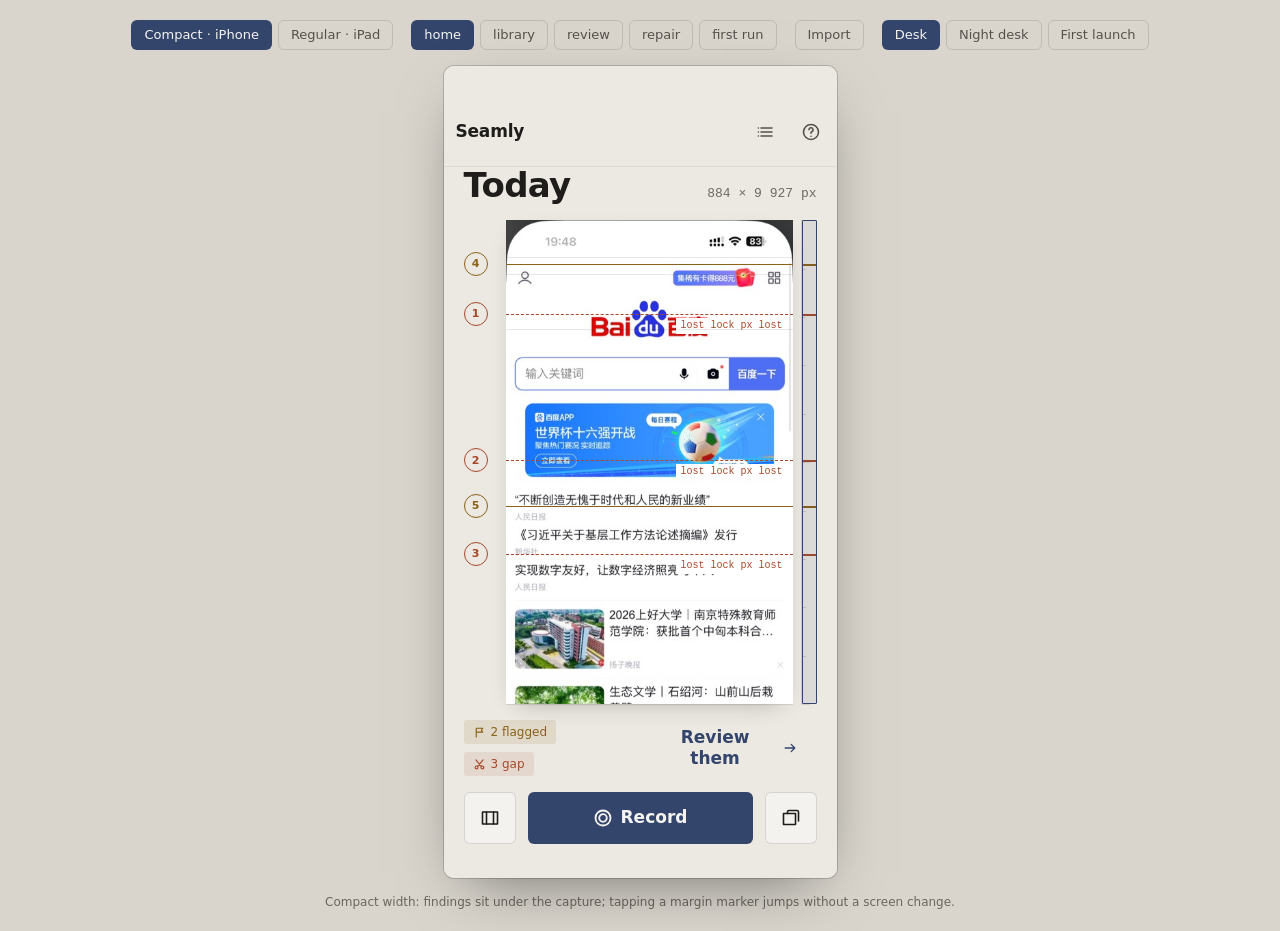
<file: design-system/ui_kits/seamly-ios/index.html>
<!-- @dsCard group="Seamly iOS" viewport="1100x900" name="Seamly for iPhone & iPad" subtitle="The whole app, click-through, with a size-class switcher for the compact and regular answers." -->
<!DOCTYPE html><html data-theme="light"><head><meta charset="utf-8">
<title>Seamly — iOS UI kit</title>
<link rel="stylesheet" href="../../styles.css">
<style>html,body{margin:0;background:#d9d5cd}
#boot{padding:24px;font:14px/1.5 -apple-system,system-ui,sans-serif;color:#6b665e}</style>
<!-- Everything is local: no CDN, no in-browser Babel. React is vendored and the
     screens are precompiled to kit.js, so the kit renders with no network. -->
<script src="vendor/react.js"></script>
<script src="vendor/react-dom.js"></script>
<!-- Our OWN component bundle. We deliberately do NOT load ../../_ds_bundle.js:
     the app regenerates that file on every self-check, and its React binding was
     evaluating to null at load time, throwing before our kit ever ran. This file
     is ours, so the kit cannot be broken by a rebuild we do not control. -->
<script src="components.js"></script>
<script src="data.js"></script>
</head>
<body>
<div id="root"><div id="boot">Loading the kit…</div></div>
<script src="kit.js"></script>
<script>
/* Mounting lives HERE, not in App.jsx. The app rebuilds _ds_bundle.js from the
   .jsx sources — including this kit's — and that bundle loads in <head>, before
   #root exists. A top-level createRoot there threw React #299 and left the page
   blank. Keeping the mount in the page means it can only run once the element is
   real, whatever the app decides to bundle. */
(function () {
  function mount() {
    var el = document.getElementById("root");
    if (!el || el.__seamlyMounted) return;
    if (!window.App || !window.ReactDOM) { window.__kitError = "App or ReactDOM missing"; return; }
    el.__seamlyMounted = true;
    try { window.ReactDOM.createRoot(el).render(window.React.createElement(window.App)); }
    catch (e) { window.__kitError = "render threw: " + ((e && (e.stack || e.message)) || e); }
  }
  if (document.readyState === "loading") document.addEventListener("DOMContentLoaded", mount);
  else mount();
  window.addEventListener("error", function (ev) {
    window.__kitError = window.__kitError ||
      ("error: " + (ev.message || "") + " @ " + String(ev.filename || "").split("/").pop() + ":" + (ev.lineno || "?"));
  });
})();
</script>
<script>
/* Persistent diagnostic strip, OUTSIDE #root so React cannot replace it. It
   reports what the page actually sees. Remove once the kit is confirmed good. */
setTimeout(function () {
  var d = document, root = d.getElementById("root");
  var probe = getComputedStyle(d.body).getPropertyValue("--paper").trim();
  var ns = window.SeamlyKit || window.SeamlyApp_f9e883 || window.SeamlyPaper;
  var lines = [
    "styles.css  : " + (probe ? "loaded (--paper " + probe + ")" : "NOT LOADED — tokens undefined"),
    "React       : " + (window.React ? "v" + window.React.version : "MISSING"),
    "ReactDOM    : " + (window.ReactDOM ? "ok" : "MISSING"),
    "bundle      : " + (ns ? Object.keys(ns).length + " exports" : "MISSING"),
    "sample data : " + (window.CAPTURES ? window.CAPTURES.length + " captures" : "MISSING"),
    "screens     : " + ["HomeScreen","LibraryScreen","ReviewScreen","RepairQueue","ExportSheet","ImportSheet","FirstRun"]
        .filter(function (n) { return typeof window[n] === "function"; }).length + "/7",
    "#root nodes : " + (root ? root.children.length : "no #root"),
    "buttons     : " + d.querySelectorAll("button").length,
    "error       : " + (window.__kitError || "none reported")
  ];
  /* Only surface this when something is actually wrong — a healthy kit shows
     nothing. Keeps the diagnostic without it becoming furniture. */
  var healthy = !window.__kitError && root && root.children.length > 0 &&
                d.querySelectorAll("button").length > 0 && ns;
  if (healthy) return;
  var el = d.createElement("pre");
  el.style.cssText = "position:fixed;left:0;right:0;bottom:0;margin:0;z-index:99999;" +
    "background:#14110e;color:#e8e2d8;font:11px/1.5 ui-monospace,Menlo,monospace;" +
    "padding:10px 12px;white-space:pre;overflow:auto;max-height:45%;" +
    "border-top:2px solid #a8781e";
  el.textContent = "SEAMLY KIT DIAGNOSTIC\n" + lines.join("\n");
  d.body.appendChild(el);
}, 600);
</script>
</body></html>
</file>
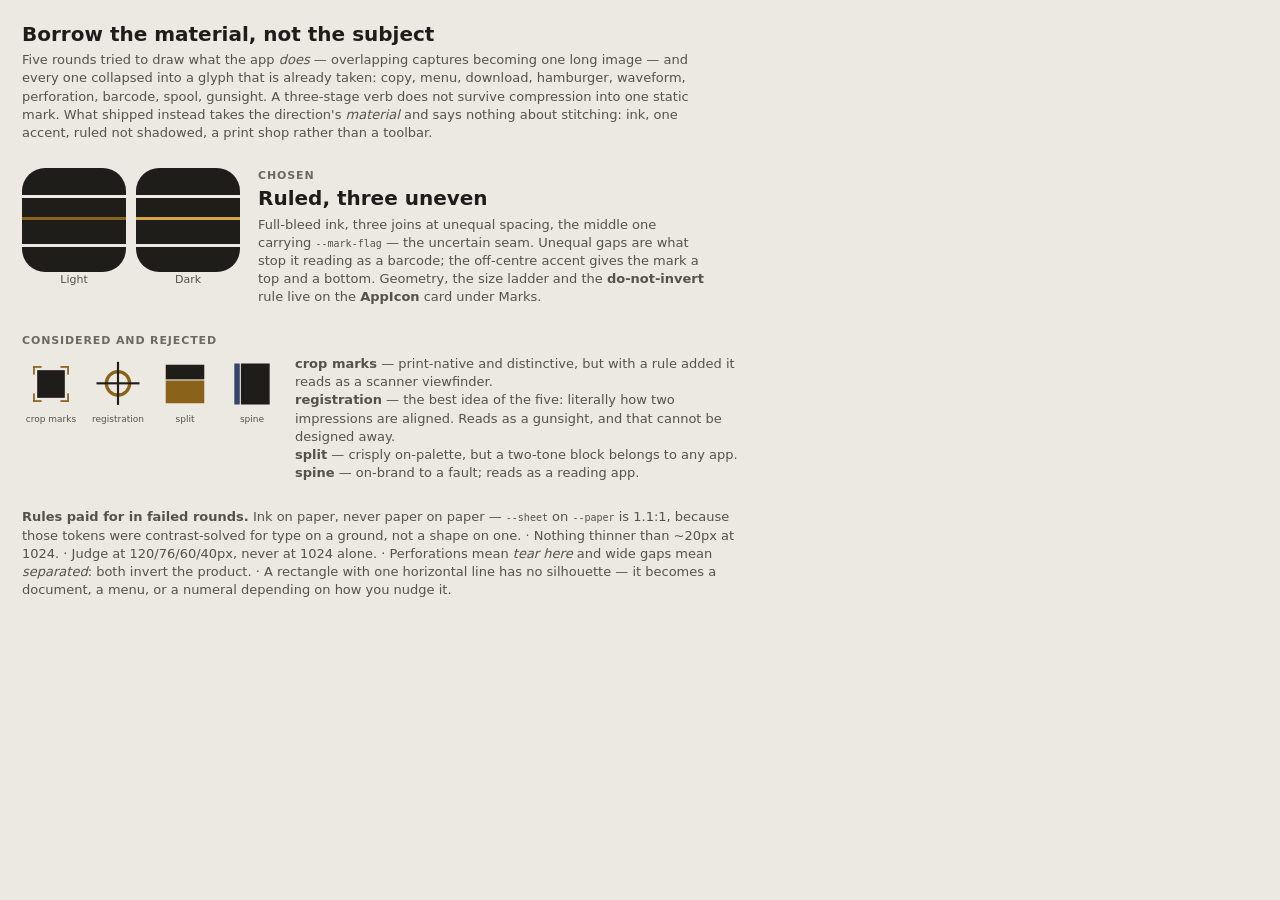
<file: design-system/guidelines/app-icon.card.html>
<!-- @dsCard group="Brand" viewport="760x580" name="How the icon was chosen" subtitle="Ruled, three uneven. Five rounds of drawing what the app does, and why none of them worked." -->
<!DOCTYPE html><html><head><meta charset="utf-8"><link rel="stylesheet" href="../styles.css"><style>
html,body{margin:0}
body{width:760px;height:580px;overflow:hidden;padding:22px;background:var(--paper);color:var(--ink)}
.lbl{font:var(--type-caps);text-transform:uppercase;letter-spacing:var(--tracking-caps);color:var(--ink-faint)}
.note{font:var(--type-footnote);color:var(--ink-muted);line-height:1.4}
.rule{height:1px;background:var(--rule)}
.tile{border-radius:22.37%;overflow:hidden;flex:none;line-height:0}
.cell{display:flex;flex-direction:column;align-items:center;gap:5}
</style></head><body>
<div style="display:flex;flex-direction:column;gap:13px;height:100%">

  <div>
    <div style="font:var(--type-title3)">Borrow the material, not the subject</div>
    <div class="note" style="max-width:82ch;margin-top:4px">
    Five rounds tried to draw what the app <em>does</em> — overlapping captures becoming one
    long image — and every one collapsed into a glyph that is already taken: copy, menu,
    download, hamburger, waveform, perforation, barcode, spool, gunsight. A three-stage verb
    does not survive compression into one static mark. What shipped instead takes the
    direction's <em>material</em> and says nothing about stitching: ink, one accent, ruled
    not shadowed, a print shop rather than a toolbar.</div>
  </div>

  <div class="rule"></div>

  <div style="display:flex;gap:18px;align-items:flex-start">
    <div style="display:flex;gap:10px">
      <div class="cell"><div class="tile" style="width:104px;height:104px">
        <svg viewBox="0 0 100 100" width="104" height="104" shape-rendering="crispEdges">
          <rect width="100" height="100" fill="#1f1d1a"/>
          <rect y="26" width="100" height="2.8" fill="#ece9e3"/>
          <rect y="47" width="100" height="2.8" fill="#8a6219"/>
          <rect y="73" width="100" height="2.8" fill="#ece9e3"/></svg></div>
        <div class="note" style="font-size:11px">Light</div></div>
      <div class="cell"><div class="tile" style="width:104px;height:104px">
        <svg viewBox="0 0 100 100" width="104" height="104" shape-rendering="crispEdges">
          <rect width="100" height="100" fill="#1f1d1a"/>
          <rect y="26" width="100" height="2.8" fill="#ece9e3"/>
          <rect y="47" width="100" height="2.8" fill="#d9a544"/>
          <rect y="73" width="100" height="2.8" fill="#ece9e3"/></svg></div>
        <div class="note" style="font-size:11px">Dark</div></div>
    </div>
    <div style="flex:1">
      <div class="lbl">Chosen</div>
      <div style="font:var(--type-title3);margin-top:2px">Ruled, three uneven</div>
      <div class="note" style="margin-top:5px;max-width:54ch">
      Full-bleed ink, three joins at unequal spacing, the middle one carrying
      <code style="font:var(--type-mono);font-size:10px">--mark-flag</code> — the uncertain
      seam. Unequal gaps are what stop it reading as a barcode; the off-centre accent gives
      the mark a top and a bottom. Geometry, the size ladder and the
      <b>do-not-invert</b> rule live on the <b>AppIcon</b> card under Marks.</div>
    </div>
  </div>

  <div class="rule"></div>

  <div>
    <div class="lbl" style="margin-bottom:7px">Considered and rejected</div>
    <div style="display:flex;gap:14px;align-items:flex-start">
      <div style="display:flex;gap:9px;flex:none">
        <div class="cell"><div class="tile" style="width:58px;height:58px"><svg viewBox="0 0 100 100" width="58" height="58">
          <rect width="100" height="100" fill="#ece9e3"/>
          <rect x="26.17" y="26.17" width="47.66" height="47.66" fill="#1f1d1a"/>
          <g fill="#8a6219">
            <rect x="19.14" y="19.14" width="14.65" height="2.93"/><rect x="19.14" y="19.14" width="2.93" height="14.65"/>
            <rect x="66.21" y="19.14" width="14.65" height="2.93"/><rect x="77.93" y="19.14" width="2.93" height="14.65"/>
            <rect x="19.14" y="77.93" width="14.65" height="2.93"/><rect x="19.14" y="66.21" width="2.93" height="14.65"/>
            <rect x="66.21" y="77.93" width="14.65" height="2.93"/><rect x="77.93" y="66.21" width="2.93" height="14.65"/>
          </g></svg></div><div class="note" style="font-size:9px">crop marks</div></div>
        <div class="cell"><div class="tile" style="width:58px;height:58px"><svg viewBox="0 0 100 100" width="58" height="58">
          <rect width="100" height="100" fill="#ece9e3"/>
          <circle cx="50" cy="48.83" r="20.12" fill="none" stroke="#8a6219" stroke-width="5.66"/>
          <rect x="12.89" y="46.97" width="74.22" height="3.71" fill="#1f1d1a"/>
          <rect x="48.14" y="11.72" width="3.71" height="74.22" fill="#1f1d1a"/></svg></div>
          <div class="note" style="font-size:9px">registration</div></div>
        <div class="cell"><div class="tile" style="width:58px;height:58px"><svg viewBox="0 0 100 100" width="58" height="58">
          <rect width="100" height="100" fill="#ece9e3"/>
          <rect x="16.8" y="16.8" width="66.41" height="25.23" fill="#1f1d1a"/>
          <rect x="16.8" y="43.98" width="66.41" height="39.22" fill="#8a6219"/></svg></div>
          <div class="note" style="font-size:9px">split</div></div>
        <div class="cell"><div class="tile" style="width:58px;height:58px"><svg viewBox="0 0 100 100" width="58" height="58">
          <rect width="100" height="100" fill="#ece9e3"/>
          <rect x="30.86" y="14.65" width="49.61" height="70.7" fill="#1f1d1a"/>
          <rect x="19.53" y="14.65" width="9.38" height="70.7" fill="#33456b"/></svg></div>
          <div class="note" style="font-size:9px">spine</div></div>
      </div>
      <div class="note" style="flex:1">
        <b>crop marks</b> — print-native and distinctive, but with a rule added it reads as a
        scanner viewfinder.<br>
        <b>registration</b> — the best idea of the five: literally how two impressions are
        aligned. Reads as a gunsight, and that cannot be designed away.<br>
        <b>split</b> — crisply on-palette, but a two-tone block belongs to any app.<br>
        <b>spine</b> — on-brand to a fault; reads as a reading app.
      </div>
    </div>
  </div>

  <div class="rule"></div>

  <div class="note">
    <b>Rules paid for in failed rounds.</b>
    Ink on paper, never paper on paper —
    <code style="font:var(--type-mono);font-size:10px">--sheet</code> on
    <code style="font:var(--type-mono);font-size:10px">--paper</code> is 1.1:1, because those
    tokens were contrast-solved for type on a ground, not a shape on one. ·
    Nothing thinner than ~20px at 1024. · Judge at 120/76/60/40px, never at 1024 alone. ·
    Perforations mean <em>tear here</em> and wide gaps mean <em>separated</em>: both invert
    the product. · A rectangle with one horizontal line has no silhouette — it becomes a
    document, a menu, or a numeral depending on how you nudge it.
  </div>

</div></body></html>
</file>
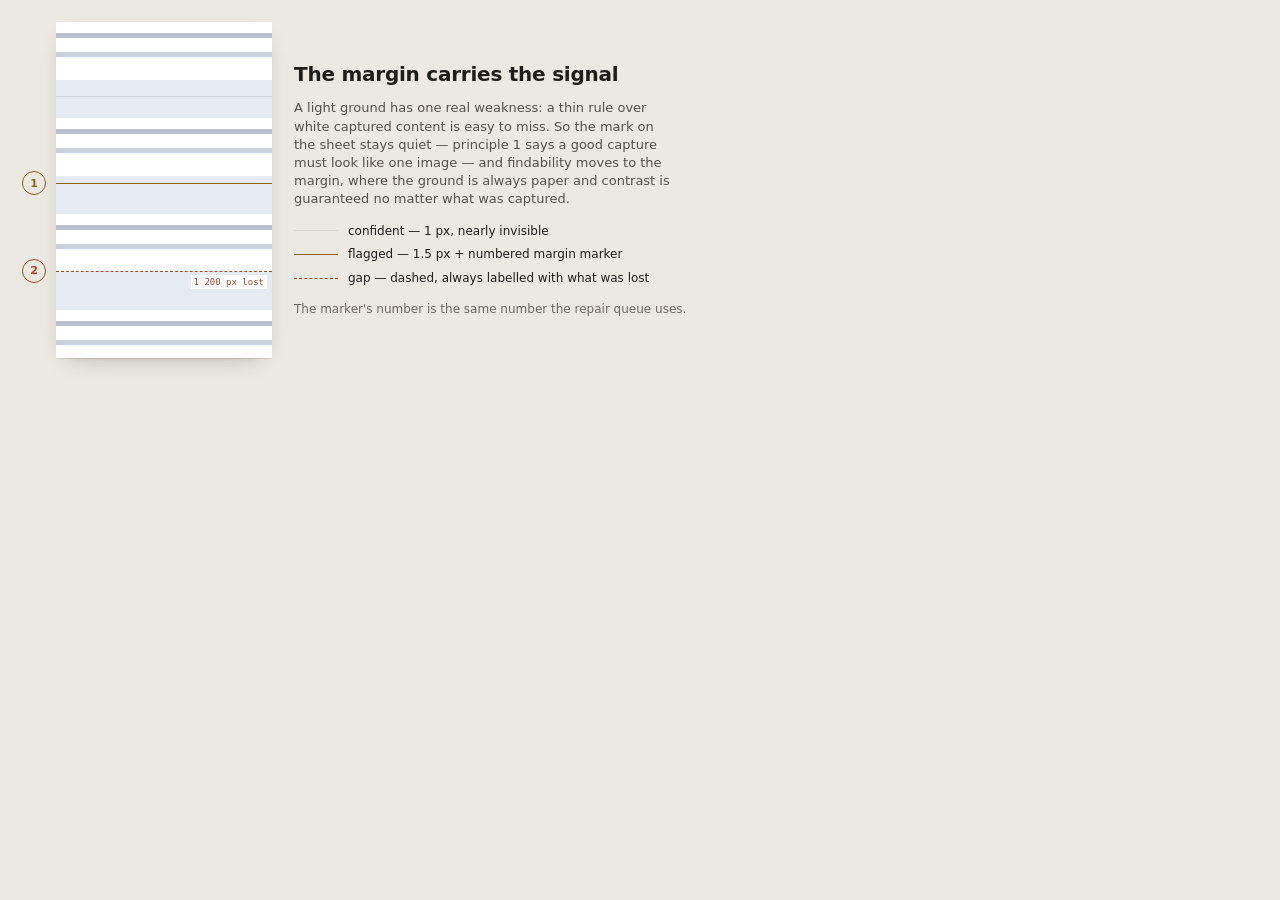
<file: design-system/guidelines/marks.card.html>
<!-- @dsCard group="Foundations" viewport="760x380" name="How doubt is drawn" subtitle="The load-bearing rule of this direction: signal lives in the margin, never only on the image." -->
<!DOCTYPE html><html><head><meta charset="utf-8"><link rel="stylesheet" href="../styles.css"><style>html,body{margin:0}body{width:760px;height:380px;overflow:hidden;padding:22px;background:var(--paper);color:var(--ink)}.lbl{font:var(--type-caps);text-transform:uppercase;letter-spacing:var(--tracking-caps);color:var(--ink-faint)}</style></head><body>
<div style="display:flex;gap:22px;height:100%">
  <div style="position:relative;width:250px;flex:none;padding-left:34px">
    <div style="position:absolute;left:34px;right:0;top:0;bottom:0;background:var(--sheet);
      box-shadow:var(--lift-sheet)">
      <div style="position:absolute;inset:0;background:repeating-linear-gradient(180deg,#fff 0 11px,#b9c3d0 11px 16px,#fff 16px 30px,#c8d1dc 30px 35px,#fff 35px 58px,#e6ebf1 58px 96px)"></div>
      <div style="position:absolute;left:0;right:0;top:22%;border-top:1px solid var(--seam-confident)"></div>
      <div style="position:absolute;left:0;right:0;top:48%;border-top:1.5px solid var(--seam-flag)"></div>
      <div style="position:absolute;left:0;right:0;top:74%;border-top:1.5px dashed var(--seam-gap)">
        <span style="position:absolute;right:5px;top:3px;font:var(--type-mono);font-size:9px;
          color:var(--mark-gap);background:var(--sheet);padding:1px 3px">1 200 px lost</span></div>
    </div>
    <div style="position:absolute;left:0;top:48%;width:24px;height:24px;margin-top:-12px;
      border-radius:999px;border:1.5px solid var(--mark-flag);color:var(--mark-flag);
      background:var(--paper);display:grid;place-items:center;font:var(--type-caps)">1</div>
    <div style="position:absolute;left:0;top:74%;width:24px;height:24px;margin-top:-12px;
      border-radius:999px;border:1.5px solid var(--mark-gap);color:var(--mark-gap);
      background:var(--paper);display:grid;place-items:center;font:var(--type-caps)">2</div>
  </div>
  <div style="display:flex;flex-direction:column;gap:12px;justify-content:center">
    <div style="font:var(--type-title3);letter-spacing:var(--tracking-title)">The margin carries the signal</div>
    <div style="font:var(--type-footnote);color:var(--ink-muted);max-width:46ch;text-wrap:pretty">
      A light ground has one real weakness: a thin rule over white captured content is easy to
      miss. So the mark on the sheet stays quiet — principle 1 says a good capture must look like
      one image — and findability moves to the margin, where the ground is always paper and
      contrast is guaranteed no matter what was captured.</div>
    <div style="display:grid;gap:7px;margin-top:2px">
      <div style="display:flex;gap:10px;align-items:center"><span style="width:44px;border-top:1px solid var(--seam-confident)"></span>
        <span style="font:var(--type-caption)">confident — 1 px, nearly invisible</span></div>
      <div style="display:flex;gap:10px;align-items:center"><span style="width:44px;border-top:1.5px solid var(--seam-flag)"></span>
        <span style="font:var(--type-caption)">flagged — 1.5 px + numbered margin marker</span></div>
      <div style="display:flex;gap:10px;align-items:center"><span style="width:44px;border-top:1.5px dashed var(--seam-gap)"></span>
        <span style="font:var(--type-caption)">gap — dashed, always labelled with what was lost</span></div>
    </div>
    <div style="font:var(--type-caption);color:var(--ink-faint);margin-top:2px">
      The marker's number is the same number the repair queue uses.</div>
  </div>
</div></body></html>
</file>
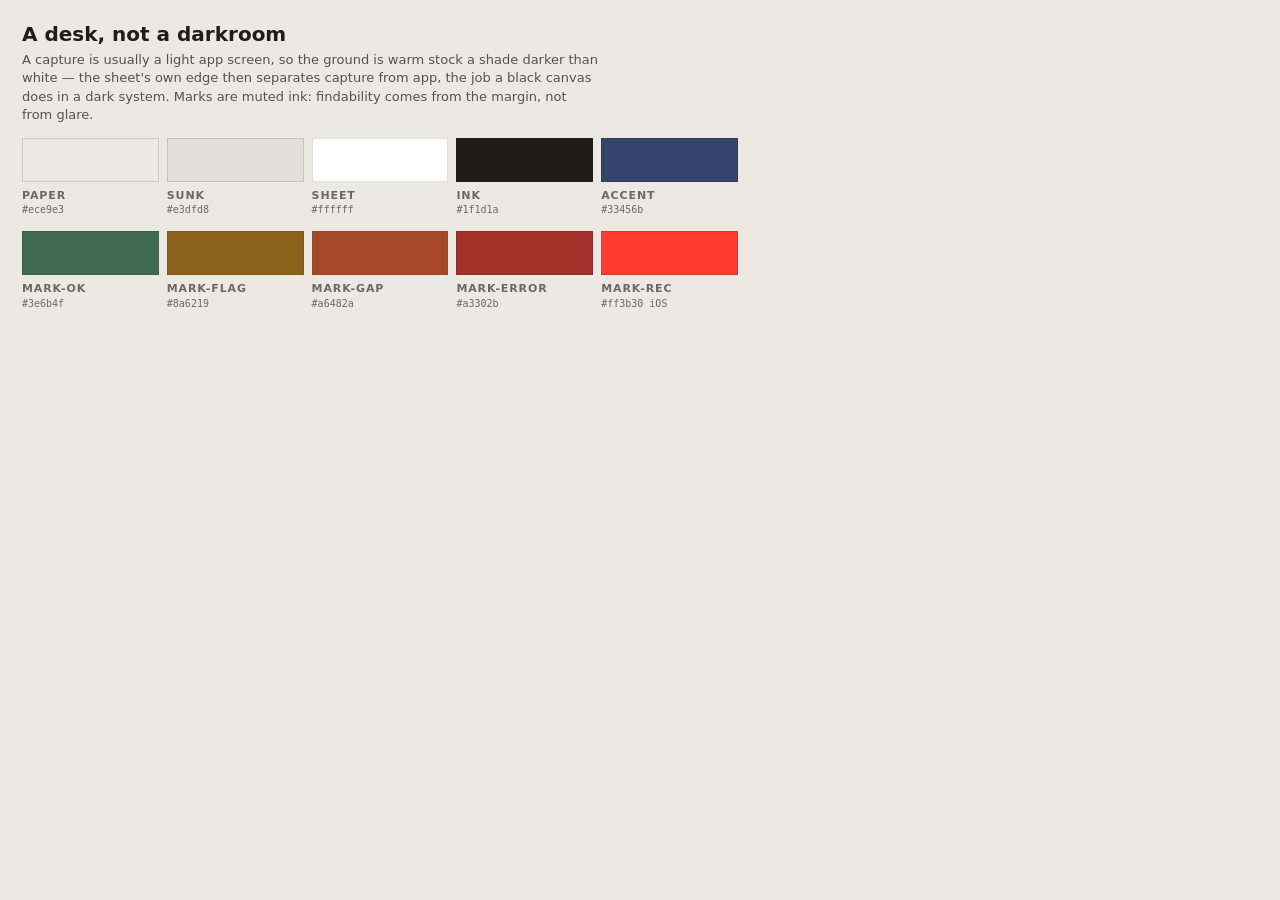
<file: design-system/guidelines/palette.card.html>
<!-- @dsCard group="Foundations" viewport="760x300" name="Palette" subtitle="Warm stock, cool ink, one accent, four muted marks. Chosen for the concept — not sampled from an icon." -->
<!DOCTYPE html><html><head><meta charset="utf-8"><link rel="stylesheet" href="../styles.css"><style>html,body{margin:0}body{width:760px;height:300px;overflow:hidden;padding:22px;background:var(--paper);color:var(--ink)}.lbl{font:var(--type-caps);text-transform:uppercase;letter-spacing:var(--tracking-caps);color:var(--ink-faint)}</style></head><body>
<div style="display:flex;flex-direction:column;gap:14px;height:100%">
  <div><div style="font:var(--type-title3)">A desk, not a darkroom</div>
    <div style="font:var(--type-footnote);color:var(--ink-muted);max-width:70ch;margin-top:4px">
    A capture is usually a light app screen, so the ground is warm stock a shade darker than
    white — the sheet's own edge then separates capture from app, the job a black canvas does
    in a dark system. Marks are muted ink: findability comes from the margin, not from glare.</div></div>
  <div style="display:flex;gap:8px">
    <div style="flex:1"><div style="height:44px;background:var(--paper);border:1px solid var(--rule)"></div><div class="lbl" style="margin-top:6px">paper</div><div style="font:var(--type-mono);font-size:10px;color:var(--ink-faint)">#ece9e3</div></div><div style="flex:1"><div style="height:44px;background:var(--paper-sunk);border:1px solid var(--rule)"></div><div class="lbl" style="margin-top:6px">sunk</div><div style="font:var(--type-mono);font-size:10px;color:var(--ink-faint)">#e3dfd8</div></div>
    <div style="flex:1"><div style="height:44px;background:var(--sheet);border:1px solid var(--rule)"></div><div class="lbl" style="margin-top:6px">sheet</div><div style="font:var(--type-mono);font-size:10px;color:var(--ink-faint)">#ffffff</div></div><div style="flex:1"><div style="height:44px;background:var(--ink);border:1px solid var(--rule)"></div><div class="lbl" style="margin-top:6px">ink</div><div style="font:var(--type-mono);font-size:10px;color:var(--ink-faint)">#1f1d1a</div></div>
    <div style="flex:1"><div style="height:44px;background:var(--accent);border:1px solid var(--rule)"></div><div class="lbl" style="margin-top:6px">accent</div><div style="font:var(--type-mono);font-size:10px;color:var(--ink-faint)">#33456b</div></div></div>
  <div style="display:flex;gap:8px">
    <div style="flex:1"><div style="height:44px;background:var(--mark-ok);border:1px solid var(--rule)"></div><div class="lbl" style="margin-top:6px">mark-ok</div><div style="font:var(--type-mono);font-size:10px;color:var(--ink-faint)">#3e6b4f</div></div><div style="flex:1"><div style="height:44px;background:var(--mark-flag);border:1px solid var(--rule)"></div><div class="lbl" style="margin-top:6px">mark-flag</div><div style="font:var(--type-mono);font-size:10px;color:var(--ink-faint)">#8a6219</div></div>
    <div style="flex:1"><div style="height:44px;background:var(--mark-gap);border:1px solid var(--rule)"></div><div class="lbl" style="margin-top:6px">mark-gap</div><div style="font:var(--type-mono);font-size:10px;color:var(--ink-faint)">#a6482a</div></div><div style="flex:1"><div style="height:44px;background:var(--mark-error);border:1px solid var(--rule)"></div><div class="lbl" style="margin-top:6px">mark-error</div><div style="font:var(--type-mono);font-size:10px;color:var(--ink-faint)">#a3302b</div></div>
    <div style="flex:1"><div style="height:44px;background:var(--mark-rec);border:1px solid var(--rule)"></div><div class="lbl" style="margin-top:6px">mark-rec</div><div style="font:var(--type-mono);font-size:10px;color:var(--ink-faint)">#ff3b30 iOS</div></div></div>
</div></body></html>
</file>
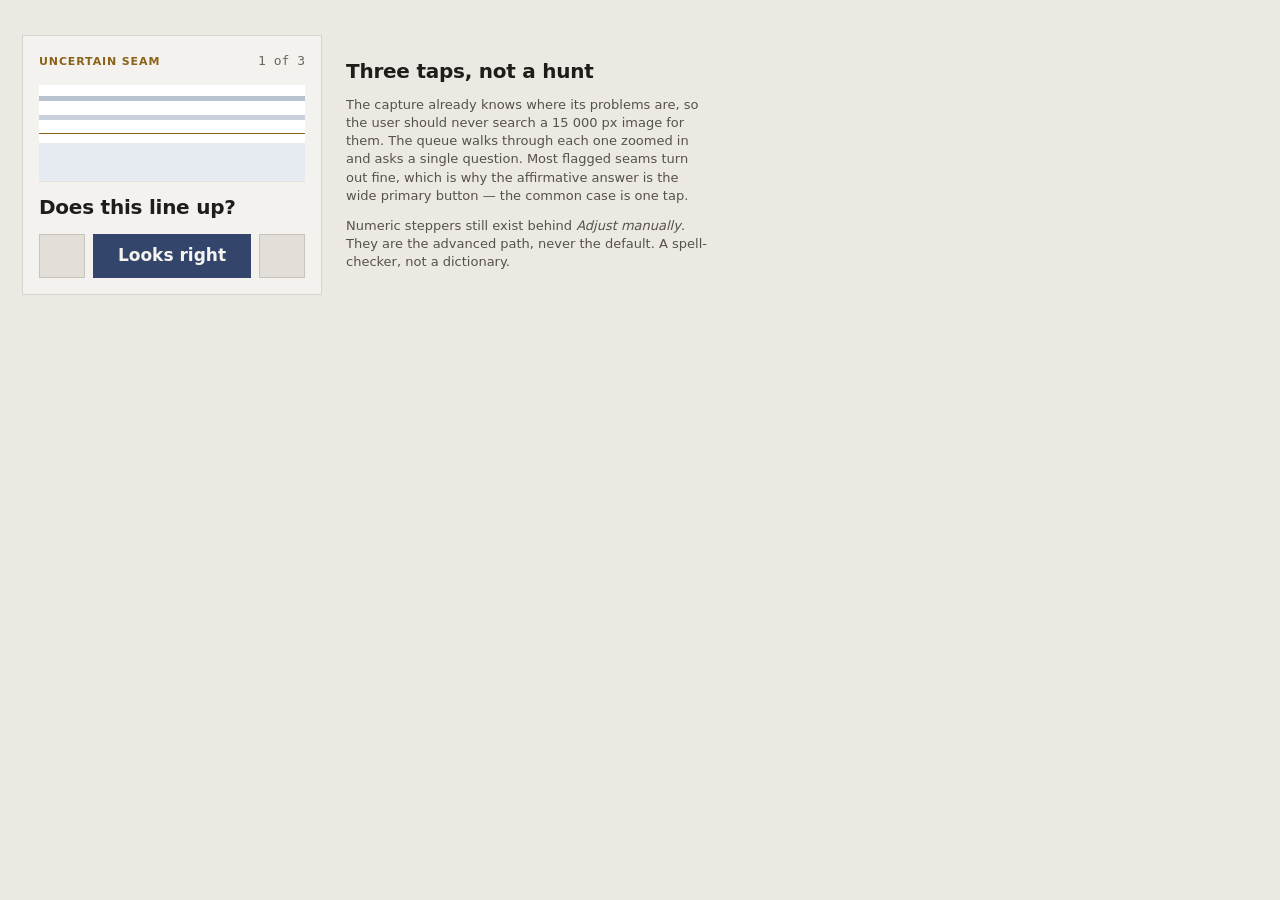
<file: design-system/guidelines/repair-queue.card.html>
<!-- @dsCard group="Foundations" viewport="760x330" name="Repair is a queue" subtitle="One question at a time, zoomed to the problem. Not a form the user scans for the control that matters." -->
<!DOCTYPE html><html><head><meta charset="utf-8"><link rel="stylesheet" href="../styles.css"><style>html,body{margin:0}body{width:760px;height:330px;overflow:hidden;padding:22px;background:var(--paper);color:var(--ink)}.lbl{font:var(--type-caps);text-transform:uppercase;letter-spacing:var(--tracking-caps);color:var(--ink-faint)}</style></head><body>
<div style="display:flex;gap:24px;height:100%;align-items:center">
  <div style="width:300px;flex:none;background:var(--paper-raised);border:1px solid var(--rule);
    padding:16px;display:flex;flex-direction:column;gap:14px">
    <div style="display:flex;justify-content:space-between;align-items:baseline">
      <span class="lbl" style="color:var(--mark-flag)">Uncertain seam</span>
      <span style="font:var(--type-mono);color:var(--ink-faint)">1 of 3</span></div>
    <div style="height:96px;background:var(--sheet);box-shadow:var(--lift-card);position:relative;overflow:hidden">
      <div style="position:absolute;inset:0;background:repeating-linear-gradient(180deg,#fff 0 11px,#b9c3d0 11px 16px,#fff 16px 30px,#c8d1dc 30px 35px,#fff 35px 58px,#e6ebf1 58px 96px)"></div>
      <div style="position:absolute;left:0;right:0;top:50%;border-top:1.5px solid var(--seam-flag)"></div></div>
    <div style="font:var(--type-title3);letter-spacing:var(--tracking-title)">Does this line up?</div>
    <div style="display:flex;gap:8px">
      <div style="width:46px;height:44px;border:1px solid var(--rule);background:var(--paper-sunk)"></div>
      <div style="flex:1;height:44px;background:var(--accent);color:var(--ink-inverse);
        display:grid;place-items:center;font:var(--type-headline)">Looks right</div>
      <div style="width:46px;height:44px;border:1px solid var(--rule);background:var(--paper-sunk)"></div></div>
  </div>
  <div style="display:flex;flex-direction:column;gap:12px">
    <div style="font:var(--type-title3);letter-spacing:var(--tracking-title)">Three taps, not a hunt</div>
    <div style="font:var(--type-footnote);color:var(--ink-muted);max-width:44ch;text-wrap:pretty">
      The capture already knows where its problems are, so the user should never search a
      15 000 px image for them. The queue walks through each one zoomed in and asks a single
      question. Most flagged seams turn out fine, which is why the affirmative answer is the
      wide primary button — the common case is one tap.</div>
    <div style="font:var(--type-footnote);color:var(--ink-muted);max-width:44ch">
      Numeric steppers still exist behind <em>Adjust manually</em>. They are the advanced path,
      never the default. A spell-checker, not a dictionary.</div>
  </div>
</div></body></html>
</file>
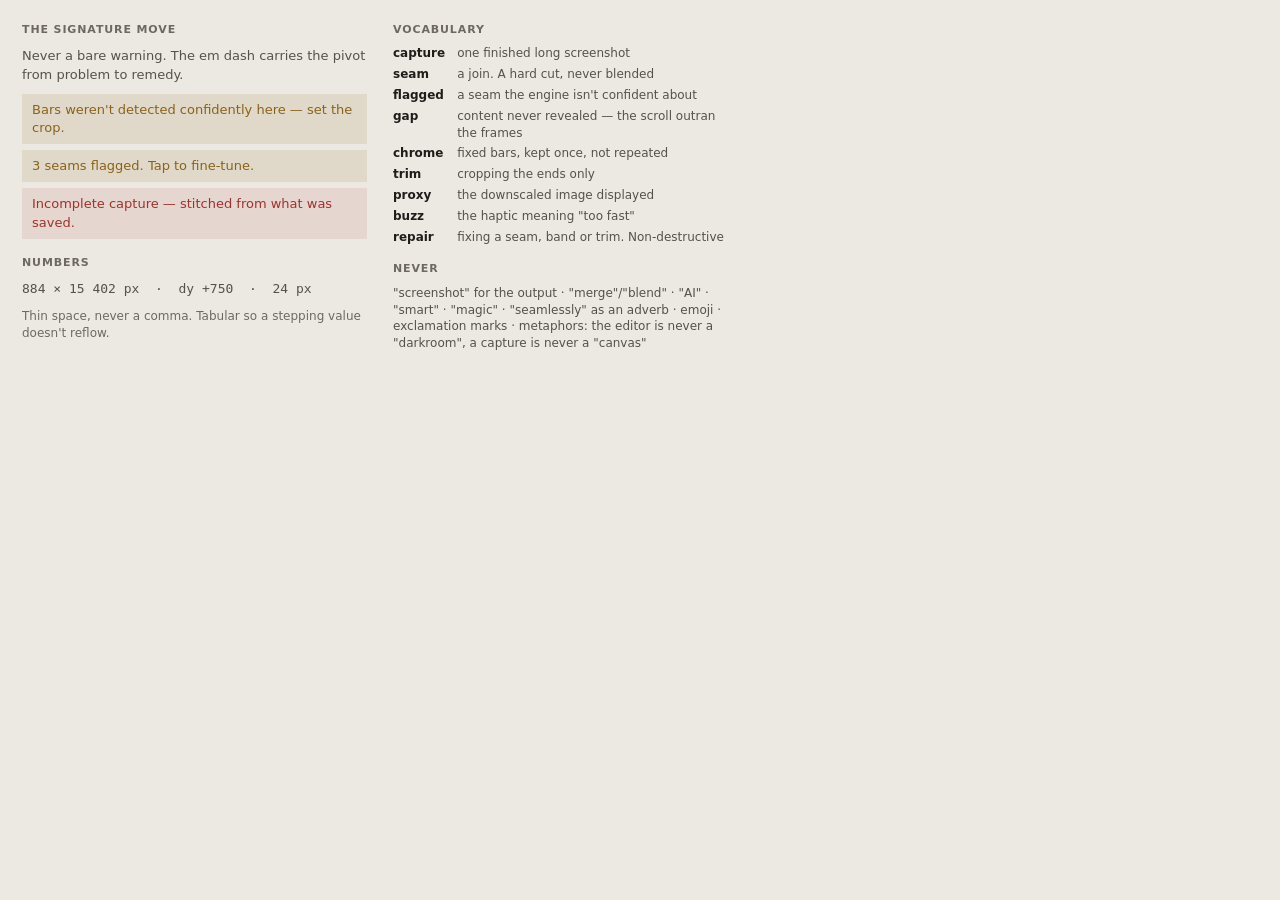
<file: design-system/guidelines/voice.card.html>
<!-- @dsCard group="Foundations" viewport="760x420" name="Voice & vocabulary" subtitle="Uncertainty is always paired with its fix. Numbers carry units. No metaphors — a seam is a seam." -->
<!DOCTYPE html><html><head><meta charset="utf-8"><link rel="stylesheet" href="../styles.css"><style>html,body{margin:0}body{width:760px;height:420px;overflow:hidden;padding:22px;background:var(--paper);color:var(--ink)}.lbl{font:var(--type-caps);text-transform:uppercase;letter-spacing:var(--tracking-caps);color:var(--ink-faint)}</style></head><body>
<div style="display:flex;gap:26px;height:100%">
  <div style="flex:1;display:flex;flex-direction:column;gap:10px">
    <div class="lbl">The signature move</div>
    <div style="font:var(--type-footnote);color:var(--ink-muted)">Never a bare warning. The em dash
      carries the pivot from problem to remedy.</div>
    <div style="display:grid;gap:6px;font:var(--type-footnote)">
      <div style="padding:7px 10px;background:var(--wash-flag);color:var(--mark-flag)">Bars weren't detected confidently here — set the crop.</div>
      <div style="padding:7px 10px;background:var(--wash-flag);color:var(--mark-flag)">3 seams flagged. Tap to fine-tune.</div>
      <div style="padding:7px 10px;background:var(--wash-error);color:var(--mark-error)">Incomplete capture — stitched from what was saved.</div>
    </div>
    <div class="lbl" style="margin-top:6px">Numbers</div>
    <div style="font:var(--type-mono);color:var(--ink-muted);font-variant-numeric:tabular-nums">
      884 × 15 402 px &nbsp;·&nbsp; dy +750 &nbsp;·&nbsp; 24 px</div>
    <div style="font:var(--type-caption);color:var(--ink-faint)">Thin space, never a comma. Tabular so a stepping value doesn't reflow.</div>
  </div>
  <div style="flex:1;display:flex;flex-direction:column;gap:8px">
    <div class="lbl">Vocabulary</div>
    <div style="display:grid;grid-template-columns:auto 1fr;gap:4px 12px;font:var(--type-caption)">
      <b>capture</b><span style="color:var(--ink-muted)">one finished long screenshot</span>
      <b>seam</b><span style="color:var(--ink-muted)">a join. A hard cut, never blended</span>
      <b>flagged</b><span style="color:var(--ink-muted)">a seam the engine isn't confident about</span>
      <b>gap</b><span style="color:var(--ink-muted)">content never revealed — the scroll outran the frames</span>
      <b>chrome</b><span style="color:var(--ink-muted)">fixed bars, kept once, not repeated</span>
      <b>trim</b><span style="color:var(--ink-muted)">cropping the ends only</span>
      <b>proxy</b><span style="color:var(--ink-muted)">the downscaled image displayed</span>
      <b>buzz</b><span style="color:var(--ink-muted)">the haptic meaning "too fast"</span>
      <b>repair</b><span style="color:var(--ink-muted)">fixing a seam, band or trim. Non-destructive</span>
    </div>
    <div class="lbl" style="margin-top:8px">Never</div>
    <div style="font:var(--type-caption);color:var(--ink-muted)">"screenshot" for the output · "merge"/"blend"
      · "AI" · "smart" · "magic" · "seamlessly" as an adverb · emoji · exclamation marks ·
      metaphors: the editor is never a "darkroom", a capture is never a "canvas"</div>
  </div>
</div></body></html>
</file>
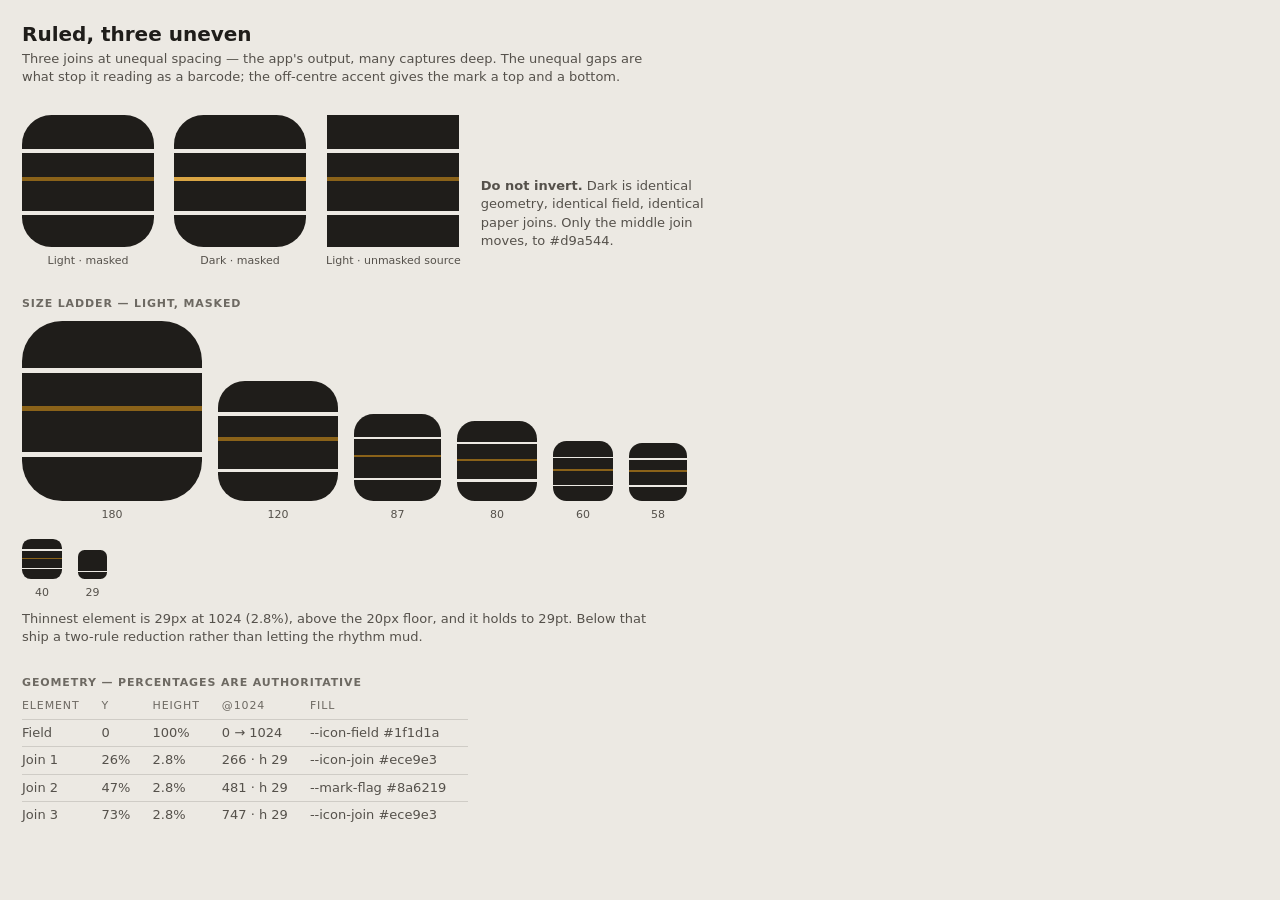
<file: design-system/components/marks/AppIcon.card.html>
<!-- @dsCard group="Marks" viewport="760x620" name="App icon — Ruled, three uneven" subtitle="Full-bleed ink, three joins at unequal spacing. The middle one is the uncertain seam." -->
<!DOCTYPE html><html><head><meta charset="utf-8"><link rel="stylesheet" href="../../styles.css">
<style>html,body{margin:0}body{width:760px;height:620px;overflow:hidden;background:var(--paper);color:var(--ink)}
#r{padding:22px;box-sizing:border-box;height:100%}
.lbl{font:var(--type-caps);text-transform:uppercase;letter-spacing:var(--tracking-caps);color:var(--ink-faint)}
.note{font:var(--type-footnote);color:var(--ink-muted);line-height:1.4}
.rule{height:1px;background:var(--rule)}
table{border-collapse:collapse;font:var(--type-footnote);color:var(--ink-muted)}
th{text-align:left;font:var(--type-caps);text-transform:uppercase;letter-spacing:var(--tracking-caps);color:var(--ink-faint);padding:0 22px 6px 0;font-weight:400}
td{padding:4px 22px 4px 0;border-top:1px solid var(--rule);font-variant-numeric:tabular-nums}
</style>
<script src="../../ui_kits/seamly-ios/vendor/react.js"></script>
<script src="../../ui_kits/seamly-ios/vendor/react-dom.js"></script>
<script src="../../ui_kits/seamly-ios/components.js"></script>
</head><body><div id="r"></div>
<script>
(function(){var e=React.createElement,K=SeamlyKit;
var LADDER=[180,120,87,80,60,58,40,29];
var GEO=[["Field","0","100%","0 → 1024","--icon-field #1f1d1a"],
         ["Join 1","26%","2.8%","266 · h 29","--icon-join #ece9e3"],
         ["Join 2","47%","2.8%","481 · h 29","--mark-flag #8a6219"],
         ["Join 3","73%","2.8%","747 · h 29","--icon-join #ece9e3"]];

function cell(label,node){return e("div",{style:{display:"flex",flexDirection:"column",
  alignItems:"center",gap:6}},node,e("div",{className:"note",style:{fontSize:11}},label));}

function Demo(){return e("div",{style:{display:"flex",flexDirection:"column",gap:14,height:"100%"}},
  e("div",null,
    e("div",{style:{font:"var(--type-title3)"}},"Ruled, three uneven"),
    e("div",{className:"note",style:{maxWidth:"78ch",marginTop:3}},
      "Three joins at unequal spacing — the app's output, many captures deep. The unequal gaps are what stop it reading as a barcode; the off-centre accent gives the mark a top and a bottom.")),
  e("div",{className:"rule"}),

  /* light / dark / unmasked. The dark tile just sets data-theme, so --mark-flag
     lifts on its own — nothing about the field or the joins is restated. */
  e("div",{style:{display:"flex",gap:20,alignItems:"flex-end"}},
    cell("Light · masked", e(K.AppIcon,{size:132,masked:true})),
    cell("Dark · masked", e("div",{"data-theme":"dark"},e(K.AppIcon,{size:132,masked:true}))),
    cell("Light · unmasked source", e(K.AppIcon,{size:132})),
    e("div",{className:"note",style:{maxWidth:"30ch",paddingBottom:18}},
      e("b",null,"Do not invert."),
      " Dark is identical geometry, identical field, identical paper joins. Only the middle join moves, to #d9a544.")),
  e("div",{className:"rule"}),

  e("div",null,
    e("div",{className:"lbl"},"Size ladder — light, masked"),
    e("div",{style:{display:"flex",gap:16,alignItems:"flex-end",marginTop:10,flexWrap:"wrap"}},
      LADDER.map(function(s){return e("div",{key:s},cell(String(s),e(K.AppIcon,{size:s,masked:true})));})),
    e("div",{className:"note",style:{marginTop:10,maxWidth:"78ch"}},
      "Thinnest element is 29px at 1024 (2.8%), above the 20px floor, and it holds to 29pt. Below that ship a two-rule reduction rather than letting the rhythm mud.")),
  e("div",{className:"rule"}),

  e("div",null,
    e("div",{className:"lbl"},"Geometry — percentages are authoritative"),
    e("table",{style:{marginTop:8}},
      e("thead",null,e("tr",null,["Element","Y","Height","@1024","Fill"].map(function(h){
        return e("th",{key:h},h);}))),
      e("tbody",null,GEO.map(function(r){
        return e("tr",{key:r[0]},r.map(function(c,i){return e("td",{key:i},c);}));})))));
}
ReactDOM.createRoot(document.getElementById("r")).render(e(Demo));})();
</script></body></html>
</file>
<file: design-system/styles.css>
@import "./tokens/colors.css";
@import "./tokens/typography.css";
@import "./tokens/layout.css";
@import "./tokens/motion.css";
@import "./tokens/base.css";
</file>
